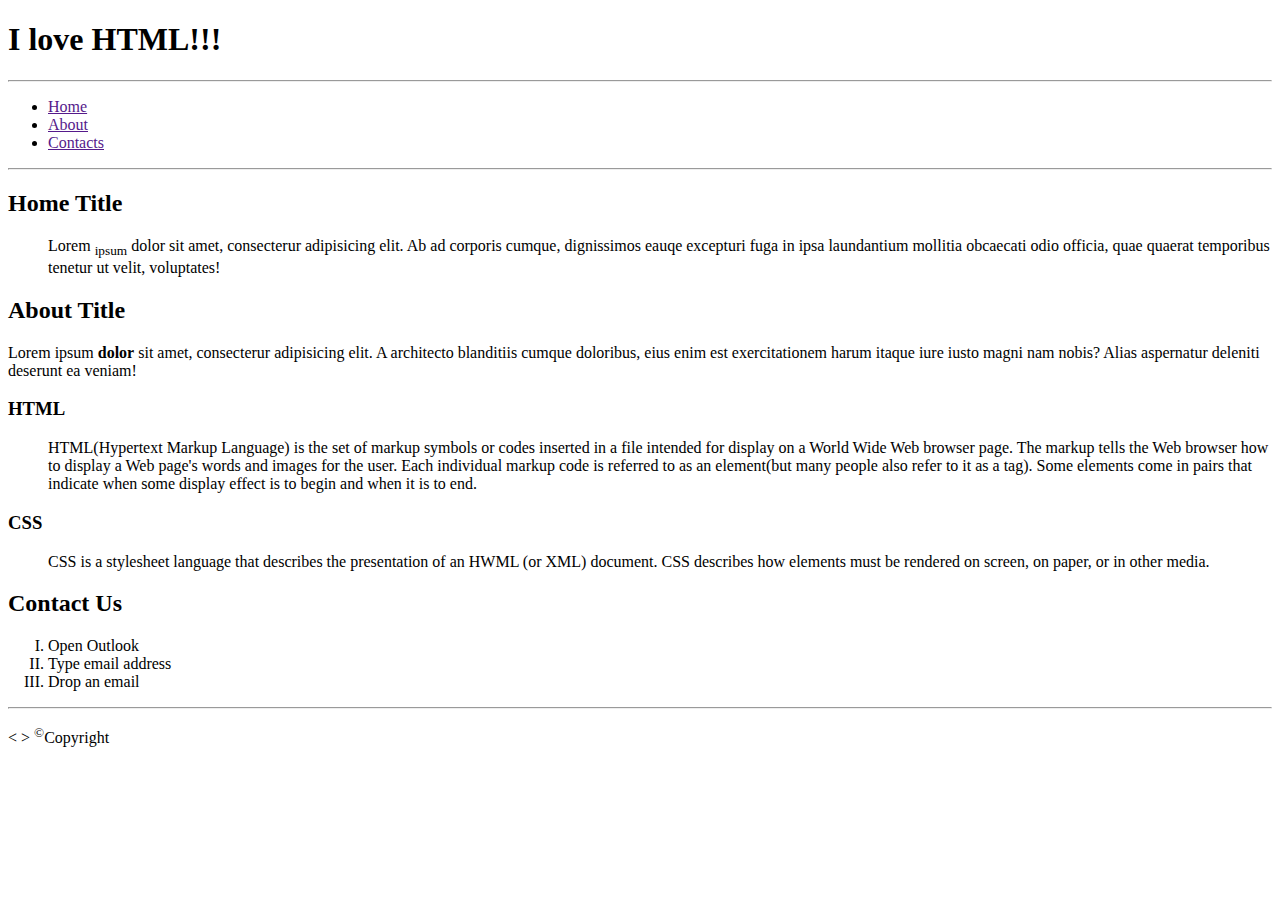
<file: Week 1/1. Basic HTML/index.html>
<!DOCTYPE html>
<html lang="en">
<head>
    <meta charset="UTF-8">
    <meta name="viewport" content="width=device-width, initial-scale=1.0">
    <title>Basic HTML</title>
</head>
<body>
    <header>
        <h1>I love HTML!!!</h1>
        <hr>
        <nav>   
            <ul>
                <li><a href="">Home</a></li>
                <li><a href="">About</a></li>
                <li><a href="">Contacts</a></li>
            </ul>
        </nav>
    </header>
    <main>
        <hr>
        <section>   
            <h2>Home Title</h2> 
            <p style="padding-left: 40px">Lorem <sub>ipsum</sub> dolor sit amet, consecterur adipisicing elit. Ab ad corporis cumque, dignissimos eauqe excepturi fuga in ipsa laundantium mollitia obcaecati odio officia, quae quaerat temporibus tenetur ut velit, voluptates!</p>
        </section>
        
        <section> 
            <h2>About Title</h2> 
            <p>Lorem ipsum <b>dolor</b> sit amet, consecterur adipisicing elit. A architecto blanditiis cumque doloribus, eius enim est exercitationem harum itaque iure iusto magni nam nobis? Alias aspernatur deleniti deserunt ea veniam!</p>

            <h3>HTML</h3>
            <p style="padding-left: 40px">HTML(Hypertext Markup Language) is the set of markup symbols or codes inserted in a file intended for display on a World Wide Web browser page. The markup tells the Web browser how to display a Web page's words and images for the user. Each individual markup code is referred to as an element(but many people also refer to it as a tag). Some elements come in pairs that indicate when some display effect is to begin and when it is to end.</p>

            <h3>CSS</h3>
            <p style="padding-left: 40px">CSS is a stylesheet language that describes the presentation of an HWML (or XML) document. CSS describes how elements must be rendered on screen, on paper, or in other media.</p>
        </section>

        <section>
            <h2>Contact Us</h2>
            <ol type=I>
                <li>Open Outlook</li>
                <li>Type email address</li>
                <li>Drop an email</li>
            </ol>
        </section>
        <hr>
    </main>
    
    <footer>
        <p>&lt; &gt; <sup>&#169;</sup>Copyright</p>
    </footer>
</body>
</html>
</file>
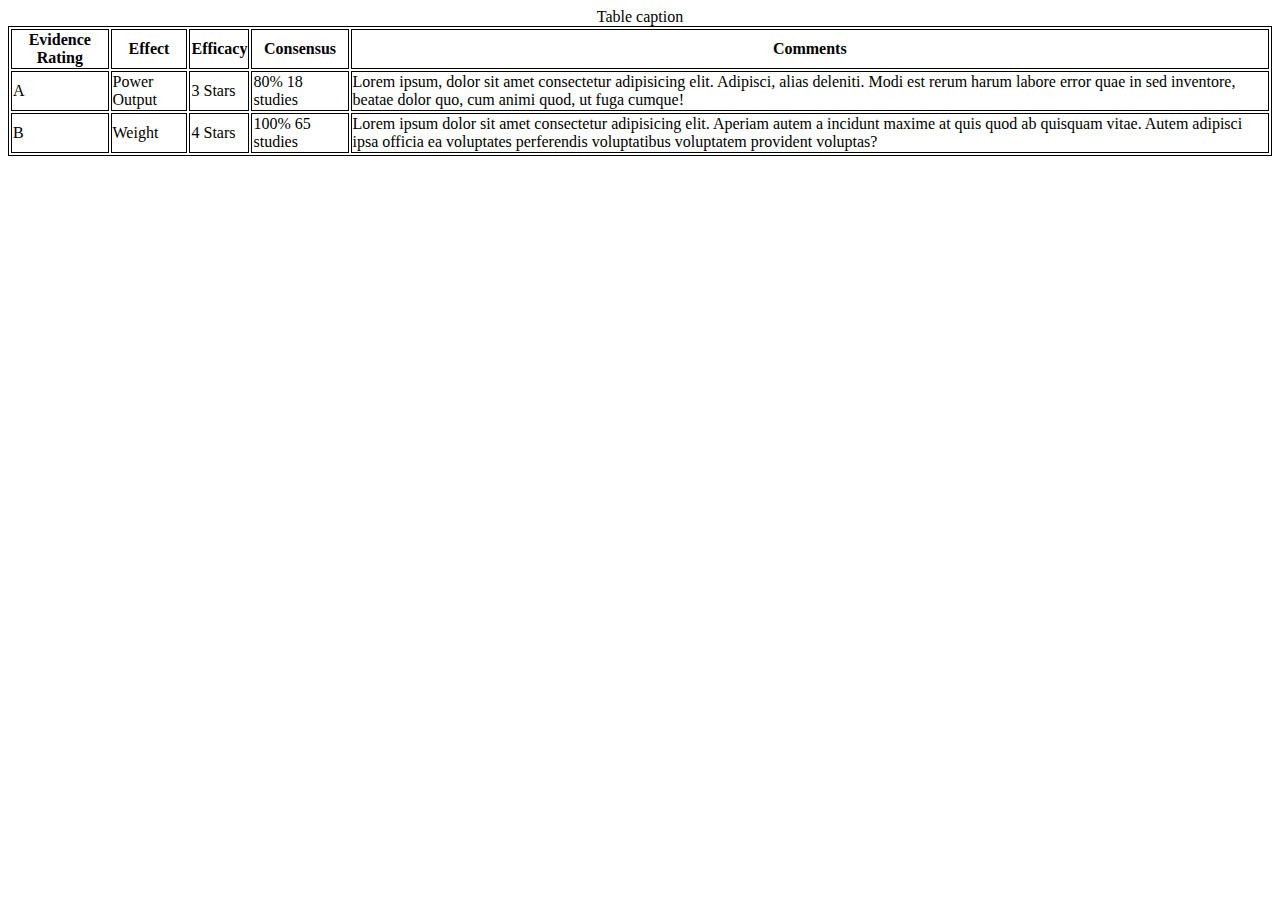
<file: Week 1/2. Basic table/index.html>
<!DOCTYPE html>
<html lang="en">
<head>
    <meta charset="UTF-8">
    <meta name="viewport" content="width=device-width, initial-scale=1.0">
    <title>Basic table</title>
</head>
<body>
    <main>  
        <section>  
            <table style="width:100%;">
                <caption>Table caption</caption>
                <tr>
                    <th>Evidence Rating</th>
                    <th>Effect</th>
                    <th>Efficacy</th>
                    <th>Consensus</th>
                    <th>Comments</th>
                </tr>
                <tr>
                    <td>A</td>
                    <td>Power Output</td>
                    <td>3 Stars</td>
                    <td>80% 18 studies</td>
                    <td>Lorem ipsum, dolor sit amet consectetur adipisicing elit. Adipisci, alias deleniti. Modi est rerum harum labore error quae in sed inventore, beatae dolor quo, cum animi quod, ut fuga cumque!</td>
                </tr>
                <tr>
                    <td>B</td>
                    <td>Weight</td>
                    <td>4 Stars</td>
                    <td>100% 65 studies</td>
                    <td>Lorem ipsum dolor sit amet consectetur adipisicing elit. Aperiam autem a incidunt maxime at quis quod ab quisquam vitae. Autem adipisci ipsa officia ea voluptates perferendis voluptatibus voluptatem provident voluptas?</td>
                </tr>
            </table>
        </section>
    </main>
</body>
<style>
    th, td, table{
        border: 1px solid black;
    }
</style>
</html>
</file>
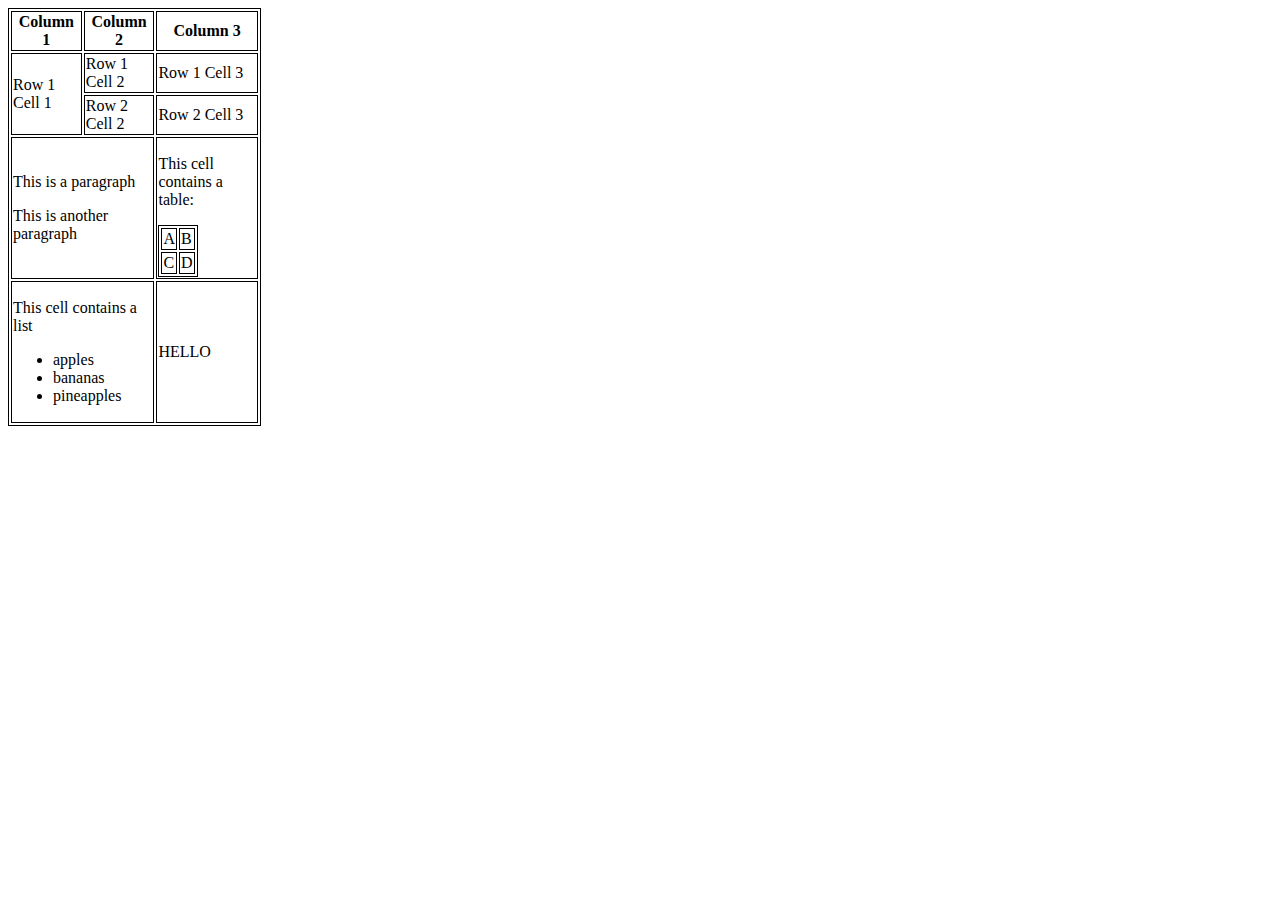
<file: Week 1/3. Advanced table/index.html>
<!DOCTYPE html>
<html lang="en">
<head>
    <meta charset="UTF-8">
    <meta name="viewport" content="width=device-width, initial-scale=1.0">
    <title>Advanced table</title>
</head>
<body>
    <main>  
        <section>  
            <table style="width:20%;">
                <tr>
                    <th>Column 1</th>
                    <th>Column 2</th>
                    <th>Column 3</th>
                </tr>

                <tr>
                    <td rowspan="2">Row 1 Cell 1</td>
                    <td>Row 1 Cell 2</td>
                    <td>Row 1 Cell 3</td>
                </tr>

                <tr>
                    <td>Row 2 Cell 2</td>
                    <td>Row 2 Cell 3</td>
                </tr>

                <tr>
                    <td colspan="2">
                        <p>This is a paragraph</p>
                        <p>This is another paragraph</p>
                    </td>

                    <td>
                        <p>This cell contains a table:</p>

                        <table>     
                            <tr>
                                <td>A</td>
                                <td>B</td>
                            </tr>
                            <tr>
                                <td>C</td>
                                <td>D</td>
                            </tr>
                        </table>

                    </td>
                </tr>

                <tr>
                    <td colspan="2">
                        <p>This cell contains a list</p>
                        <ul>
                            <li>apples</li>
                            <li>bananas</li>
                            <li>pineapples</li>
                        </ul>
                    </td>
                    
                    <td>HELLO</td>
                </tr>
            </table>
        </section>
    </main>
</body>
<style>
    th, td, table{
        border: 1px solid black;
    }
</style>
</html>
</file>
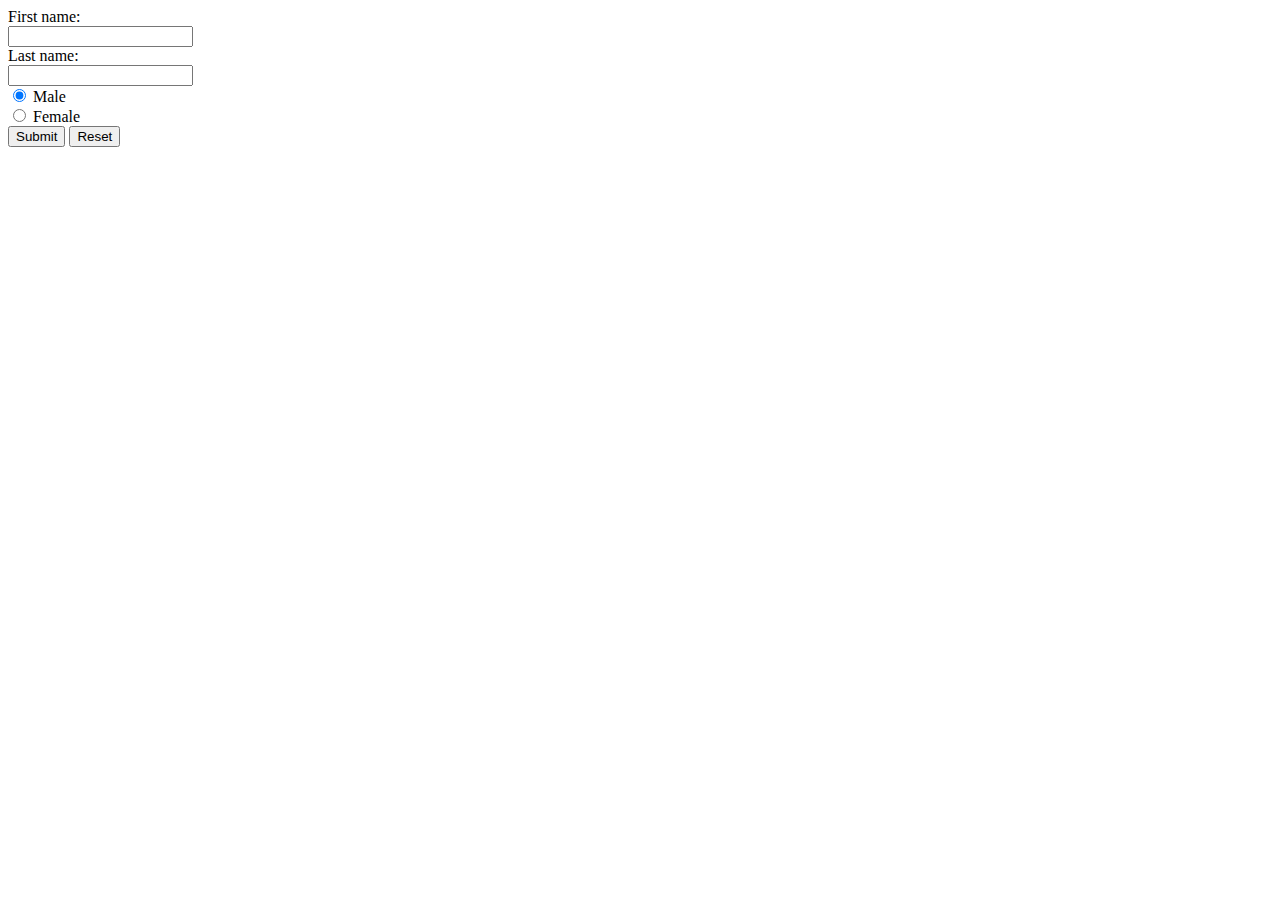
<file: Week 1/4. Form/index.html>
<!DOCTYPE html>
<html lang="en">
<head>
    <meta charset="UTF-8">
    <meta name="viewport" content="width=device-width, initial-scale=1.0">
    <title>Form</title>
</head>
<body>
    <main>  
        <section>  
            <form action="POST">
                <label for="first-name">First name:</label><br>
                <input type="text" id="first-name" name="first-name"><br>

                <label for="last-name">Last name:</label><br>
                <input type="text" id="last-name" name="last-name"><br>

                <input type="radio" id="male" name="gender" value="male" checked="checked">
                <label for="male">Male</label><br>

                <input type="radio" id="female" name="gender" value="female">
                <label for="female">Female</label><br>

                <input type="submit" value="Submit">
                <input type="reset" value="Reset">
            </form>
        </section>
    </main>
</body>
</html>
</file>
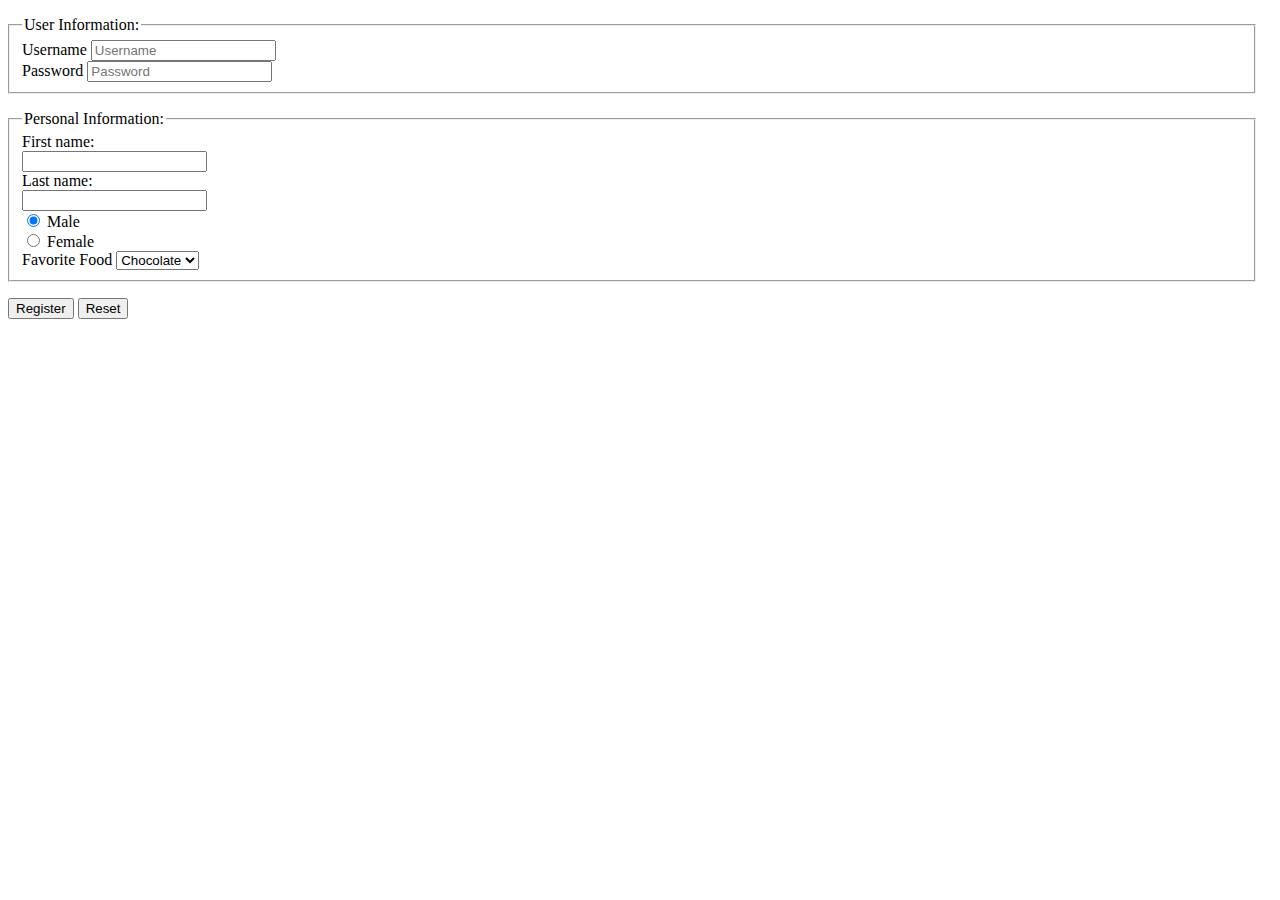
<file: Week 1/5. Advanced form/index.html>
<!DOCTYPE html>
<html lang="en">
<head>
    <meta charset="UTF-8">
    <meta name="viewport" content="width=device-width, initial-scale=1.0">
    <title>Advanced Form</title>
</head>
<body>
    <main>  
        <section>  
            <form action="POST">
                <fieldset>
                    <legend>User Information:</legend>
                    <label for="username">Username</label>
                    <input type="text" id="username" name="username" placeholder="Username"><br>

                    <label for="password">Password</label>
                    <input type="password" id="password" name="password" placeholder="Password"><br>
                </fieldset>

                <fieldset>
                    <legend>Personal Information:</legend>
                    <label for="first-name">First name:</label><br>
                    <input type="text" id="first-name" name="first-name"><br>

                    <label for="last-name">Last name:</label><br>
                    <input type="text" id="last-name" name="last-name"><br>

                    <input type="radio" id="male" name="gender" value="male" checked="checked">
                    <label for="male">Male</label><br>

                    <input type="radio" id="female" name="gender" value="female">
                    <label for="female">Female</label><br>

                    <label for="fav-food">Favorite Food</label>
                    <select name="fav-food" id="fav-food">
                        <option value="chocolate">Chocolate</option>
                        <option value="pizza">Pizza</option>
                        <option value="spaghetti">Spaghetti</option>
                        <option value="soup">Soup</option>
                    </select> <br>
                </fieldset>
                
                <input type="submit" value="Register">
                <input type="reset" value="Reset">        
            </form>
        </section>
    </main>
</body>
<style>
    fieldset{
        margin: 1rem 1rem 1rem 0;
    }
</style>
</html>
</file>
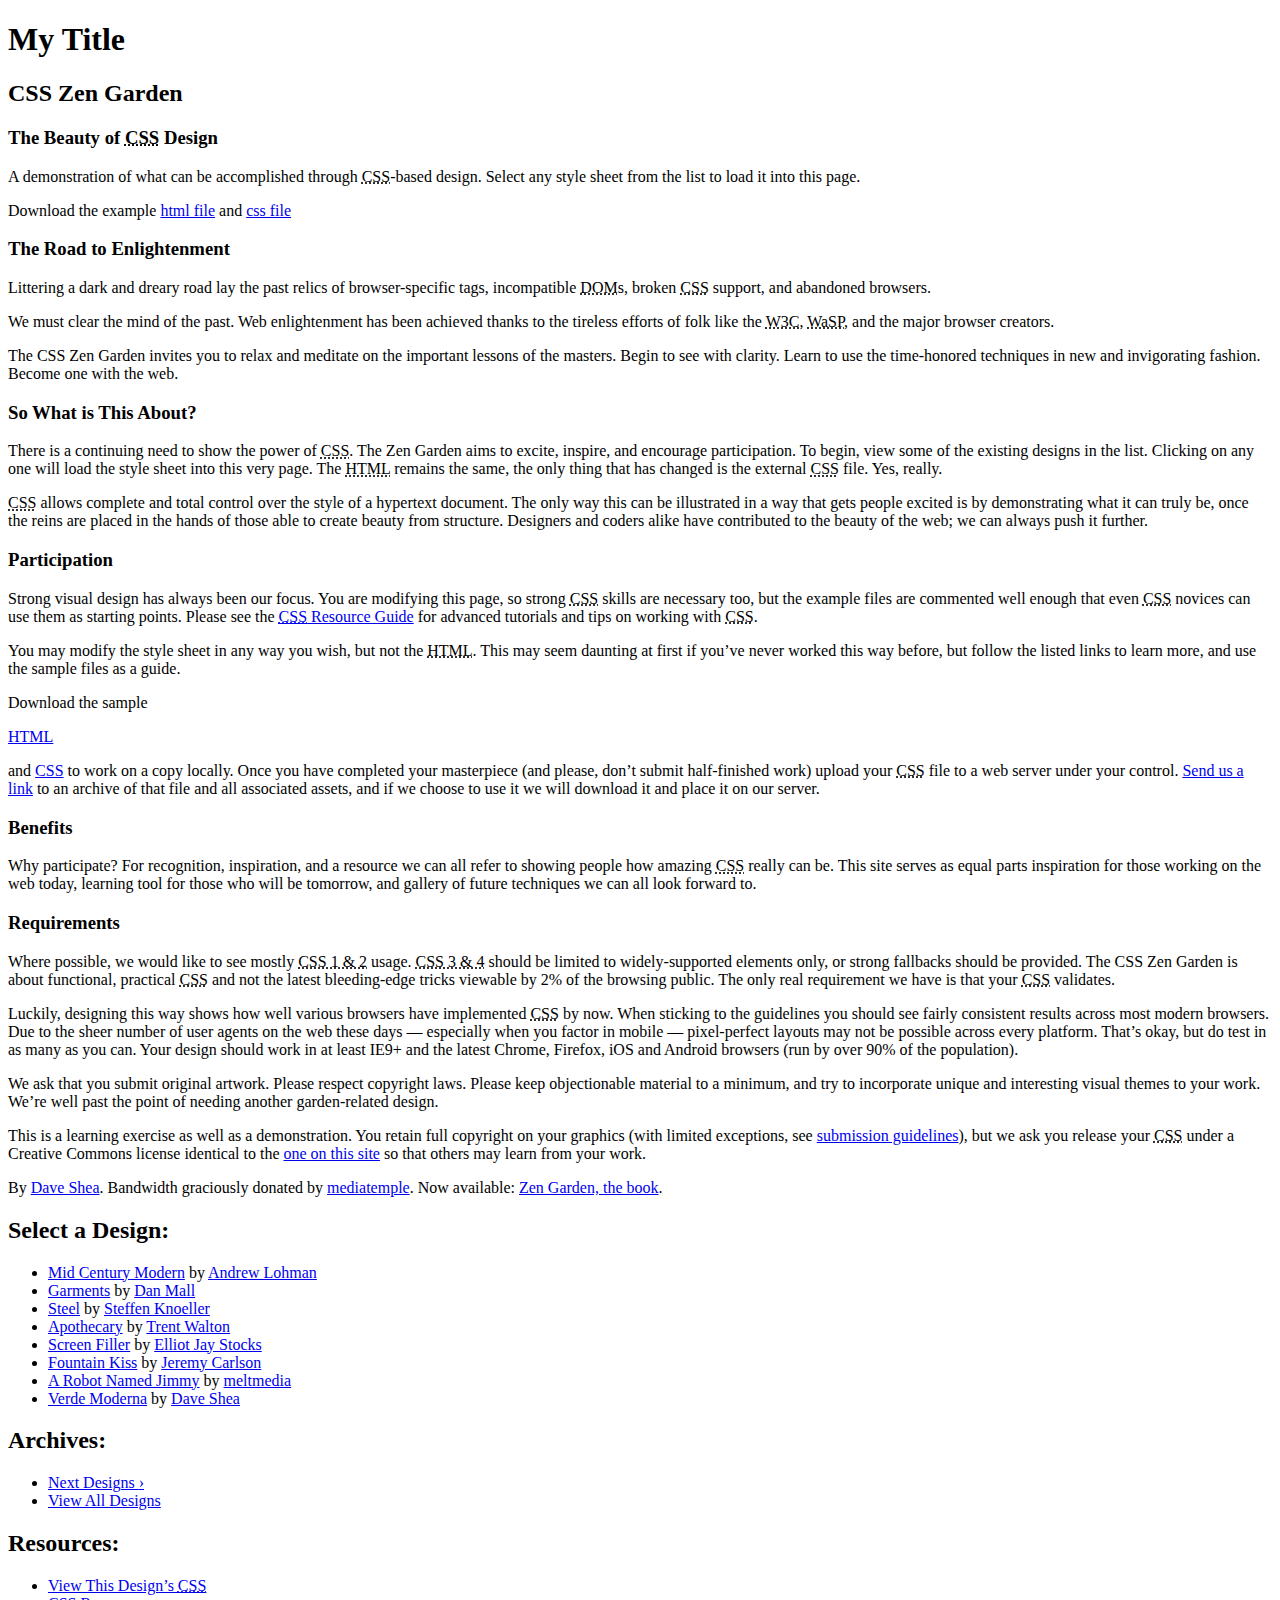
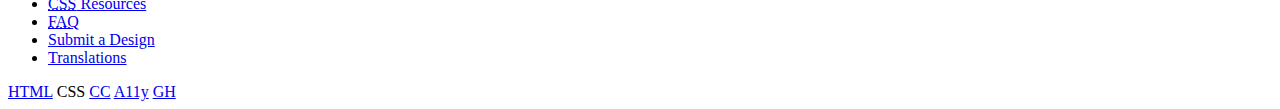
<file: Week 1/7. Broken HTML/index.html>
<!DOCTYPE html>
<html lang="en">
<head>
    <meta charset="UTF-8">
    <meta name="viewport" content="width=device-width, initial-scale=1.0">
    <title>Advanced Form</title>
</head>
<body id="css-zen-garden">
<div class="page-wrapper">
	<section class="intro" id="css-zen-garden">
		<header>
			<h1>My Title</h1>
			<h2>CSS Zen Garden</h2>
		</header>
		
		<article class="summary" id="zen-summary" role="article">
			<h3>The Beauty of <abbr disabled title="Cascading Style Sheets">CSS</abbr> Design</h3>
			<p>A demonstration of what can be accomplished through <abbr title="Cascading Style Sheets">CSS</abbr>-based design. Select any style sheet from the list to load it into this page.
			<p>Download the example <a href="/examples/index" title="This page's source HTML code, not to be modified.">html file</a> and <a href="/examples/style.css" title="This page's sample CSS, the file you may modify.">css file</a></p>
		</article>

		<article class="preamble" id="zen-preamble" role="article">
			<h3>The Road to Enlightenment</h3>
			<p>Littering a dark and dreary road lay the past relics of browser-specific tags, incompatible <abbr title="Document Object Model">DOM</abbr>s, broken <abbr title="Cascading Style Sheets">CSS</abbr> support, and abandoned browsers.</p>
			<p>We must clear the mind of the past. Web enlightenment has been achieved thanks to the tireless efforts of folk like the <abbr title="World Wide Web Consortium">W3C</abbr>, <abbr title="Web Standards Project">WaSP</abbr>, and the major browser creators.</p>
			<p>The CSS Zen Garden invites you to relax and meditate on the important lessons of the masters. Begin to see with clarity. Learn to use the time-honored techniques in new and invigorating fashion. Become one with the web.</p>
		</article>
	</section>

	<section class="main supporting" id="zen-supporting" role="main">
		<article class="explanation" id="zen-explanation" role="article">
			<h3>So What is This About?</h3>
			<p>There is a continuing need to show the power of <abbr title="Cascading Style Sheets">CSS</abbr>. The Zen Garden aims to excite, inspire, and encourage participation. To begin, view some of the existing designs in the list. Clicking on any one will load the style sheet into this very page. The <abbr title="HyperText Markup Language">HTML</abbr> remains the same, the only thing that has changed is the external <abbr title="Cascading Style Sheets">CSS</abbr> file. Yes, really.</p>
			<p><abbr title="Cascading Style Sheets">CSS</abbr> allows complete and total control over the style of a hypertext document. The only way this can be illustrated in a way that gets people excited is by demonstrating what it can truly be, once the reins are placed in the hands of those able to create beauty from structure. Designers and coders alike have contributed to the beauty of the web; we can always push it further.</p>
		</article>

		<article class="participation" id="zen-participation" role="article">
			<h3>Participation</h3>
			<p>Strong visual design has always been our focus. You are modifying this page, so strong <abbr title="Cascading Style Sheets">CSS</abbr> skills are necessary too, but the example files are commented well enough that even <abbr title="Cascading Style Sheets">CSS</abbr> novices can use them as starting points. Please see the <a href="http://www.mezzoblue.com/zengarden/resources/" title="A listing of CSS-related resources"><abbr title="Cascading Style Sheets">CSS</abbr> Resource Guide</a> for advanced tutorials and tips on working with <abbr title="Cascading Style Sheets">CSS</abbr>.</p>
			<p>You may modify the style sheet in any way you wish, but not the <abbr title="HyperText Markup Language">HTML</abbr>. This may seem daunting at first if you’ve never worked this way before, but follow the listed links to learn more, and use the sample files as a guide.</p>
			<p>Download the sample <a href="/examples/index" title="This page's source HTML code, not to be modified."><p>HTML</p></a> and <a href="/examples/style.css" title="This page's sample CSS, the file you may modify.">CSS</a> to work on a copy locally. Once you have completed your masterpiece (and please, don’t submit half-finished work) upload your <abbr title="Cascading Style Sheets">CSS</abbr> file to a web server under your control. <a href="http://www.mezzoblue.com/zengarden/submit/" title="Use the contact form to send us your CSS file">Send us a link</a> to an archive of that file and all associated assets, and if we choose to use it we will download it and place it on our server.</p>
		</article>

		<article class="benefits" id="zen-benefits" role="article">
			<h3>Benefits</h3>
			<p>Why participate? For recognition, inspiration, and a resource we can all refer to showing people how amazing <abbr title="Cascading Style Sheets">CSS</abbr> really can be. This site serves as equal parts inspiration for those working on the web today, learning tool for those who will be tomorrow, and gallery of future techniques we can all look forward to.</p>
		</article>

		<article class="requirements" id="zen-requirements" role="article" action="index.php">
			<h3>Requirements</h3>
			<p>Where possible, we would like to see mostly <abbr title="Cascading Style Sheets, levels 1 and 2">CSS 1 &amp; 2</abbr> usage. <abbr title="Cascading Style Sheets, levels 3 and 4">CSS 3 &amp; 4</abbr> should be limited to widely-supported elements only, or strong fallbacks should be provided. The CSS Zen Garden is about functional, practical <abbr title="Cascading Style Sheets">CSS</abbr> and not the latest bleeding-edge tricks viewable by 2% of the browsing public. The only real requirement we have is that your <abbr title="Cascading Style Sheets">CSS</abbr> validates.</p>
			<p method="POST">Luckily, designing this way shows how well various browsers have implemented <abbr title="Cascading Style Sheets">CSS</abbr> by now. When sticking to the guidelines you should see fairly consistent results across most modern browsers. Due to the sheer number of user agents on the web these days — especially when you factor in mobile — pixel-perfect layouts may not be possible across every platform. That’s okay, but do test in as many as you can. Your design should work in at least IE9+ and the latest Chrome, Firefox, iOS and Android browsers (run by over 90% of the population).</p>
			<p>We ask that you submit original artwork. Please respect copyright laws. Please keep objectionable material to a minimum, and try to incorporate unique and interesting visual themes to your work. We’re well past the point of needing another garden-related design.</p>
			<p>This is a learning exercise as well as a demonstration. You retain full copyright on your graphics (with limited exceptions, see <a href="http://www.mezzoblue.com/zengarden/submit/guidelines/">submission guidelines</a>), but we ask you release your <abbr title="Cascading Style Sheets">CSS</abbr> under a Creative Commons license identical to the <a href="http://creativecommons.org/licenses/by-nc-sa/3.0/" title="View the Zen Garden's license information.">one on this site</a> so that others may learn from your work.</p>
			<p role="contentinfo">By <a href="http://www.mezzoblue.com/">Dave Shea</a>. Bandwidth graciously donated by <a href="http://www.mediatemple.net/">mediatemple</a>. Now available: <a href="http://www.amazon.com/exec/obidos/ASIN/0321303474/mezzoblue-20/">Zen Garden, the book</a>.</p>
		</article>
	</section>

	<aside class="sidebar">
		<div class="wrapper">

			<section class="design-selection" id="design-selection">
				<h2 class="select">Select a Design:</h2>
				<nav>
					<ul>
						<li>
							<a href="/221" class="design-name">Mid Century Modern</a> by						<a href="http://andrewlohman.com/" class="designer-name">Andrew Lohman</a>
						</li>
						<li>
							<a href="/220" class="design-name">Garments</a> by						<a href="http://danielmall.com/" class="designer-name">Dan Mall</a>
						</li>
						<li>
							<a href="/219" class="design-name">Steel</a> by						<a href="http://steffen-knoeller.de" class="designer-name">Steffen Knoeller</a>
						</li>
						<li>
							<a href="/218" class="design-name">Apothecary</a> by						<a href="http://trentwalton.com" class="designer-name">Trent Walton</a>
						</li>
						<li>
							<a href="/217" class="design-name">Screen Filler</a> by						<a href="http://elliotjaystocks.com/" class="designer-name">Elliot Jay Stocks</a>
						</li>
						<li>
							<a href="/216" class="design-name">Fountain Kiss</a> by						<a href="http://jeremycarlson.com" class="designer-name">Jeremy Carlson</a>
						</li>
						<li>
							<a href="/215" class="design-name">A Robot Named Jimmy</a> by						<a href="http://meltmedia.com/" class="designer-name">meltmedia</a>
						</li>
						<li>
							<a href="/214" class="design-name">Verde Moderna</a> by						<a href="http://www.mezzoblue.com/" class="designer-name">Dave Shea</a>
						</li>
					</ul>
				</nav>
			</section>

			<section class="design-archives" id="design-archives">
				<h2 class="archives">Archives:</h2>
				<nav>
					<ul>
						<li class="next">
							<a href="/214/page1">
								Next Designs <span class="indicator">›</span>
							</a>
						</li>
						<li class="viewall">
							<a href="http://www.mezzoblue.com/zengarden/alldesigns/" title="View every submission to the Zen Garden.">
								View All Designs							</a>
						</li>
					</ul>
				</nav>
			</section>

			<section class="zen-resources" id="zen-resources">
				<h2 class="resources">Resources:</h2>
				<ul>
					<li class="view-css">
						<a href="/214/214.css" title="View the source CSS file of the currently-viewed design.">
							View This Design’s <abbr title="Cascading Style Sheets">CSS</abbr>						</a>
					</li>
					<li class="css-resources">
						<a href="http://www.mezzoblue.com/zengarden/resources/" title="Links to great sites with information on using CSS.">
							<abbr title="Cascading Style Sheets">CSS</abbr> Resources						</a>
					</li>
					<li class="zen-faq">
						<a href="http://www.mezzoblue.com/zengarden/faq/" title="A list of Frequently Asked Questions about the Zen Garden.">
							<abbr title="Frequently Asked Questions">FAQ</abbr>						</a>
					</li>
					<li class="zen-submit">
						<a href="http://www.mezzoblue.com/zengarden/submit/" title="Send in your own CSS file.">
							Submit a Design						</a>
					</li>
					<li class="zen-translations">
						<a href="http://www.mezzoblue.com/zengarden/translations/" title="View translated versions of this page.">
							Translations						</a>
					</li>
				</ul>
			</section>
		</div>
	</aside>
<footer role="banner">
	<a href="http://validator.w3.org/check/referer" title="Check the validity of this site’s HTML" class="zen-validate-html">HTML</a>
	<a title="Check the validity of this site’s CSS" class="zen-validate-css">CSS</a>
	<a href="http://creativecommons.org/licenses/by-nc-sa/3.0/" title="View the Creative Commons license of this site: Attribution-NonCommercial-ShareAlike." class="zen-license">CC</a>
	<a href="http://mezzoblue.com/zengarden/faq/#aaa" title="Read about the accessibility of this site" class="zen-accessibility">A11y</a>
	<a href="https://github.com/mezzoblue/csszengarden.com" title="Fork this site on Github" class="zen-github">GH</a>
</footer>

</div>
</body>
</html>
</file>
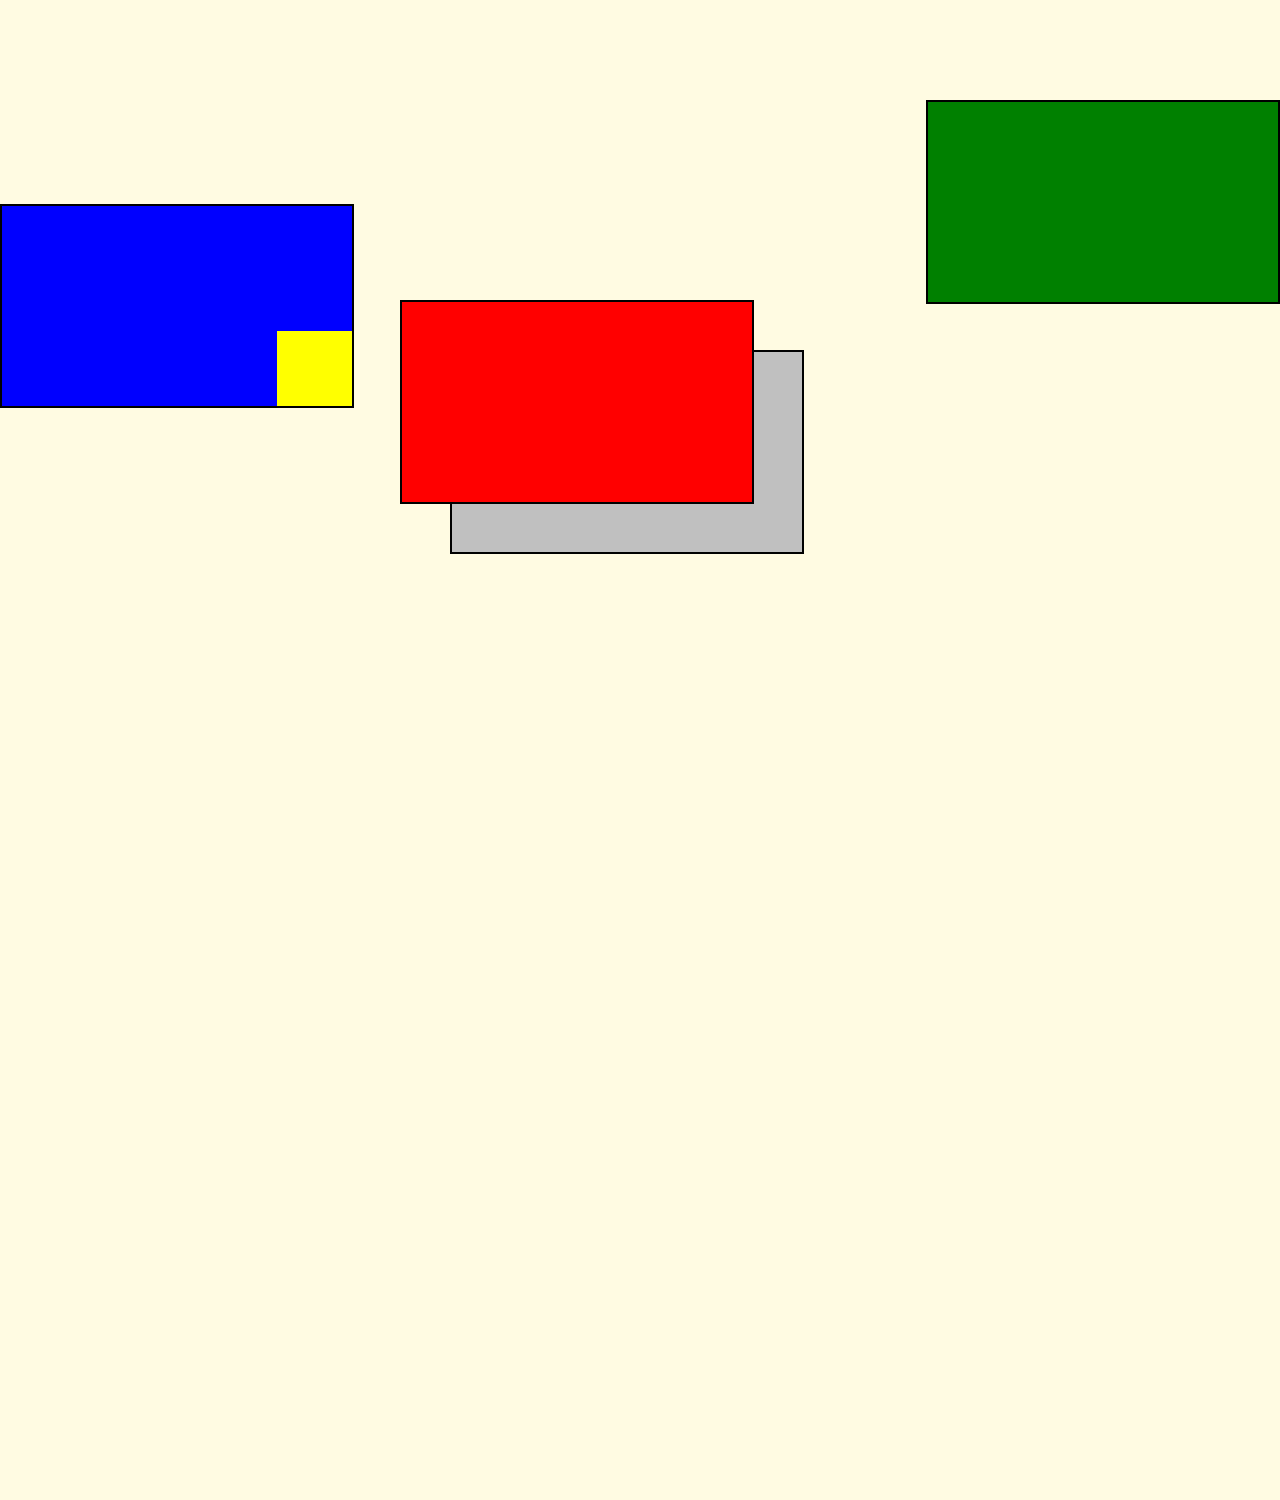
<file: Week 2/6/index.html>
<!DOCTYPE html>
<html lang="en" xmlns:mso="urn:schemas-microsoft-com:office:office" xmlns:msdt="uuid:C2F41010-65B3-11d1-A29F-00AA00C14882">
<head>
	<meta charset="UTF-8">
	<title>Title</title>

	<link rel="stylesheet" href="base.css"/>
	<link rel="stylesheet" href="edit-me.css"/>

<!--[if gte mso 9]><xml>
<mso:CustomDocumentProperties>
<mso:display_urn_x003a_schemas-microsoft-com_x003a_office_x003a_office_x0023_Editor msdt:dt="string">Iliev, Vladislav</mso:display_urn_x003a_schemas-microsoft-com_x003a_office_x003a_office_x0023_Editor>
<mso:xd_Signature msdt:dt="string"></mso:xd_Signature>
<mso:Order msdt:dt="string">311100.000000000</mso:Order>
<mso:ComplianceAssetId msdt:dt="string"></mso:ComplianceAssetId>
<mso:TemplateUrl msdt:dt="string"></mso:TemplateUrl>
<mso:xd_ProgID msdt:dt="string"></mso:xd_ProgID>
<mso:SharedWithUsers msdt:dt="string"></mso:SharedWithUsers>
<mso:display_urn_x003a_schemas-microsoft-com_x003a_office_x003a_office_x0023_Author msdt:dt="string">Iliev, Vladislav</mso:display_urn_x003a_schemas-microsoft-com_x003a_office_x003a_office_x0023_Author>
<mso:ContentTypeId msdt:dt="string">0x010100422C4999BB08054DA23B5FA21D17BAA2</mso:ContentTypeId>
<mso:_SourceUrl msdt:dt="string"></mso:_SourceUrl>
<mso:_SharedFileIndex msdt:dt="string"></mso:_SharedFileIndex>
</mso:CustomDocumentProperties>
</xml><![endif]-->
</head>
<body>

<div id="red"></div>

<div id="silver"></div>

<div id="green"></div>

<div id="blue">
	<div id="yellow"></div>
</div>

</body>
</html>
</file>
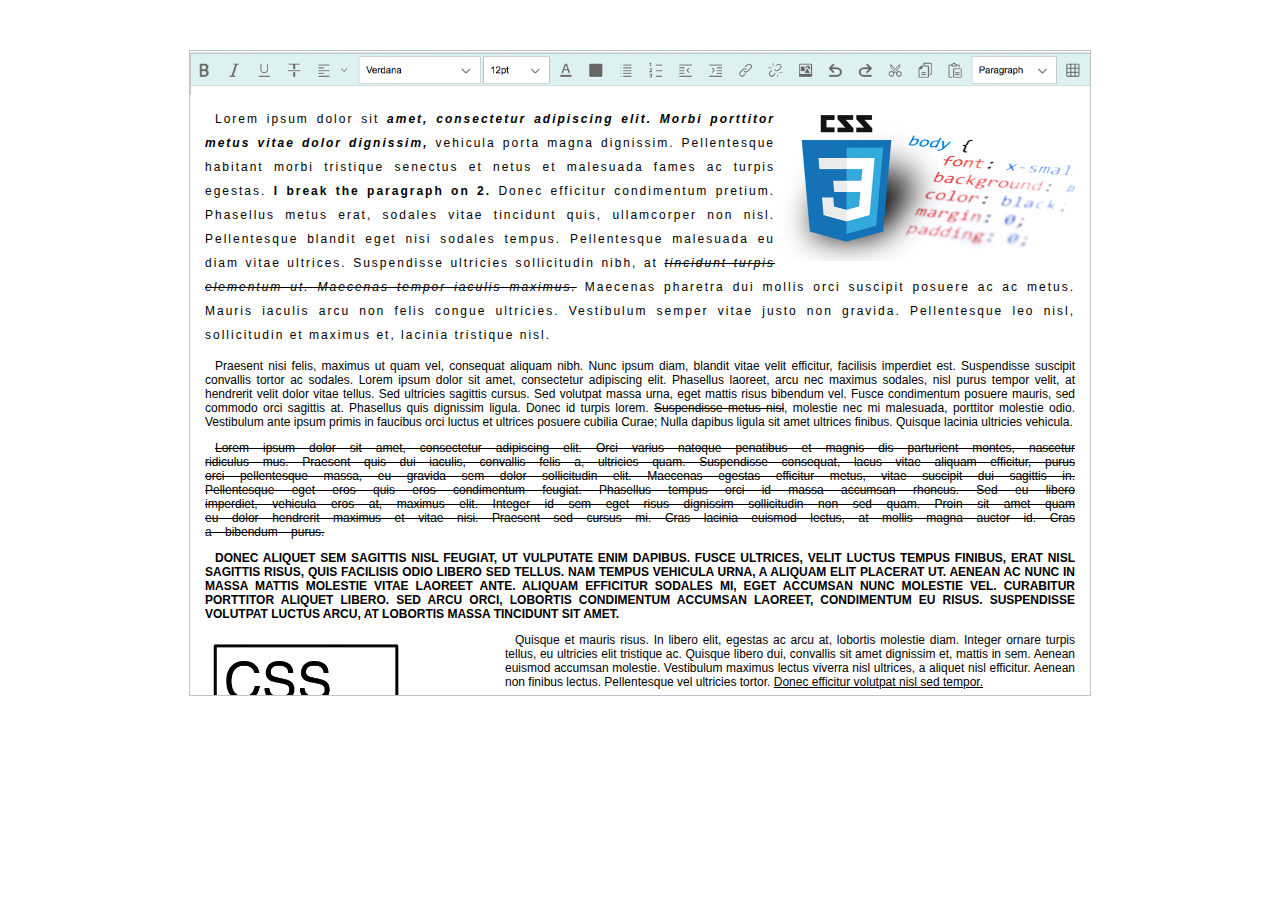
<file: Week 2/7/index.html>
<!DOCTYPE html>
<html lang="en" xmlns:mso="urn:schemas-microsoft-com:office:office" xmlns:msdt="uuid:C2F41010-65B3-11d1-A29F-00AA00C14882">
<head>
	<meta charset="UTF-8">
	<title>Title</title>

	<link rel="stylesheet" href="base.css"/>
	<link rel="stylesheet" href="edit-me.css"/>

<!--[if gte mso 9]><xml>
<mso:CustomDocumentProperties>
<mso:display_urn_x003a_schemas-microsoft-com_x003a_office_x003a_office_x0023_Editor msdt:dt="string">Iliev, Vladislav</mso:display_urn_x003a_schemas-microsoft-com_x003a_office_x003a_office_x0023_Editor>
<mso:xd_Signature msdt:dt="string"></mso:xd_Signature>
<mso:Order msdt:dt="string">312800.000000000</mso:Order>
<mso:ComplianceAssetId msdt:dt="string"></mso:ComplianceAssetId>
<mso:TemplateUrl msdt:dt="string"></mso:TemplateUrl>
<mso:xd_ProgID msdt:dt="string"></mso:xd_ProgID>
<mso:SharedWithUsers msdt:dt="string"></mso:SharedWithUsers>
<mso:display_urn_x003a_schemas-microsoft-com_x003a_office_x003a_office_x0023_Author msdt:dt="string">Iliev, Vladislav</mso:display_urn_x003a_schemas-microsoft-com_x003a_office_x003a_office_x0023_Author>
<mso:ContentTypeId msdt:dt="string">0x010100422C4999BB08054DA23B5FA21D17BAA2</mso:ContentTypeId>
<mso:_SourceUrl msdt:dt="string"></mso:_SourceUrl>
<mso:_SharedFileIndex msdt:dt="string"></mso:_SharedFileIndex>
</mso:CustomDocumentProperties>
</xml><![endif]-->
</head>
<body>


<div id="editor">
	<img src="./assets/editor.png" id="editor-buttons"/>

	<div id="editor-text-container">
		<img src="./assets/css-logo.jpg" id="logo"/>

		<p id="paragraph1">
			Lorem ipsum dolor sit <span class="bold italics"> amet, consectetur adipiscing elit. Morbi porttitor metus vitae dolor dignissim,</span>
			vehicula porta magna dignissim. Pellentesque habitant morbi tristique senectus et netus et malesuada fames
			ac turpis egestas. <span id="text-div">I break the paragraph on 2.</span> Donec efficitur condimentum pretium. Phasellus metus erat, sodales vitae tincidunt quis,
			ullamcorper non nisl. Pellentesque blandit eget nisi sodales tempus. Pellentesque malesuada eu diam vitae
			ultrices. Suspendisse ultricies sollicitudin nibh, at <span class="strike-out italics">tincidunt turpis elementum ut. Maecenas tempor iaculis maximus.</span>
			Maecenas pharetra dui
			mollis orci suscipit posuere ac ac metus. Mauris iaculis arcu non felis congue ultricies. Vestibulum semper
			vitae justo non gravida. Pellentesque leo nisl, sollicitudin et maximus et, lacinia tristique nisl.
		</p>

		<img src="assets/keep-calm-and-please-remove-me.png" id="logo3">

		<p id="paragraph2">
			Praesent nisi felis, maximus ut quam vel, consequat aliquam nibh. Nunc ipsum diam, blandit vitae velit
			efficitur, facilisis imperdiet est. Suspendisse suscipit convallis tortor ac sodales. Lorem ipsum dolor sit
			amet, consectetur adipiscing elit. Phasellus laoreet, arcu nec maximus sodales, nisl purus tempor velit, at
			hendrerit velit dolor vitae tellus. Sed ultricies sagittis cursus. Sed volutpat massa urna, eget mattis
			risus bibendum vel. Fusce condimentum posuere mauris, sed commodo orci sagittis at. Phasellus quis dignissim
			ligula. Donec id turpis lorem. <span class="strike-out">Suspendisse metus nisl</span>, molestie nec mi
			malesuada, porttitor molestie odio.
			Vestibulum ante ipsum primis in faucibus orci luctus et ultrices posuere cubilia Curae; Nulla dapibus ligula
			sit amet ultrices finibus. Quisque lacinia ultricies vehicula.
		</p>
		<p id="paragraph3">
			<span class="strike-out">Lorem ipsum dolor sit amet, consectetur adipiscing elit. Orci varius natoque penatibus et magnis dis
			parturient montes, nascetur ridiculus mus. Praesent quis dui iaculis, convallis felis a, ultricies quam.
			Suspendisse consequat, lacus vitae aliquam efficitur, purus orci pellentesque massa, eu gravida sem dolor
			sollicitudin elit. Maecenas egestas efficitur metus, vitae suscipit dui sagittis in. Pellentesque eget eros
			quis eros condimentum feugiat. Phasellus tempus orci id massa accumsan rhoncus. Sed eu libero imperdiet,
			vehicula eros at, maximus elit. Integer id sem eget risus dignissim sollicitudin non sed quam. Proin sit
			amet quam eu dolor hendrerit maximus et vitae nisi. Praesent sed cursus mi. Cras lacinia euismod lectus, at
				mollis magna auctor id. Cras a bibendum purus.</span>
		</p>
		<p id="paragraph4">
			<span class="uppercase bold"> Donec aliquet sem sagittis nisl feugiat, ut vulputate enim dapibus. Fusce ultrices, velit luctus tempus
			finibus, erat nisl sagittis risus, quis facilisis odio libero sed tellus. Nam tempus vehicula urna, a
			aliquam elit placerat ut. Aenean ac nunc in massa mattis molestie vitae laoreet ante. Aliquam efficitur
			sodales mi, eget accumsan nunc molestie vel. Curabitur porttitor aliquet libero. Sed arcu orci, lobortis
			condimentum accumsan laoreet, condimentum eu risus. Suspendisse volutpat luctus arcu, at lobortis massa
			tincidunt sit amet.</span>
		</p>

		<img src="./assets/css-is-awesome.png" id="logo2"/>

		<p id="paragraph5">
			Quisque et mauris risus. In libero elit, egestas ac arcu at, lobortis molestie diam. Integer ornare turpis
			tellus, eu ultricies elit tristique ac. Quisque libero dui, convallis sit amet dignissim et, mattis in sem.
			Aenean euismod accumsan molestie. Vestibulum maximus lectus viverra nisl ultrices, a aliquet nisl efficitur.
			Aenean non finibus lectus. Pellentesque vel ultricies tortor. <span class="underline">Donec efficitur volutpat nisl sed tempor.</span>
		</p>
		<p id="paragraph6">
			Pellentesque tristique, massa eget blandit tincidunt, urna nunc ultrices ante, sit amet congue leo nisl sit
			amet velit. Sed porta ultricies sagittis. <span class="underline"> Etiam a molestie massa. Donec sit amet dolor pellentesque,
			ultricies purus at, imperdiet felis. Duis sodales efficitur fermentum. Praesent eros eros, mattis nec
			suscipit vitae, sodales quis turpis. Donec in lorem eu libero laoreet aliquet eu eget metus. Cras volutpat
			lorem nec purus vulputate facilisis vel ac massa. In non venenatis erat, et sagittis sem.</span>
		</p>
		<p id="paragraph7">
			Maecenas fermentum elit sit amet purus elementum, tincidunt convallis mi auctor. Cras non lectus non ligula
			posuere bibendum. Fusce feugiat, justo ac ultricies egestas, est massa mattis est, a porttitor lorem eros at
			lorem. Nunc nulla <span class="bold"> arcu, maximus in mi pellentesque, finibus varius ipsum. Vestibulum feugiat magna eget
			maximus consequat. Suspendisse a aliquam metus, at viverra augue. Integer felis turpis, viverra eget ligula
			et, tempus accumsan enim. Nullam tempus</span> lectus tortor, aliquet suscipit tortor pellentesque quis.
			Suspendisse sit amet rhoncus dui. Nullam non nunc libero. Ut quis ipsum in nisi lacinia malesuada in nec
			augue. Vestibulum nec quam purus. Phasellus accumsan orci vulputate nunc mattis, ut rutrum libero elementum.
			Donec sit amet lorem posuere, suscipit lectus sit amet, maximus urna. Nulla hendrerit dictum luctus.
		</p>
		<p id="paragraph8">
			Nunc turpis velit, tincidunt quis neque vehicula, molestie tempus urna. Morbi pretium venenatis orci, sed
			egestas leo mattis at. In sit amet nulla quis felis eleifend suscipit. Proin egestas convallis orci vitae
			volutpat. Quisque neque augue, lacinia at mattis at, porttitor sed lorem. Suspendisse maximus rhoncus metus
			vel ullamcorper. Sed sodales, orci eget mattis ornare, lorem justo venenatis leo, non consectetur nunc metus
			ut est. Aenean ornare augue et mauris interdum efficitur. Praesent ut scelerisque erat. Morbi mattis maximus
			tellus sit amet placerat. Cras justo nulla, tempus ac interdum et, faucibus quis nunc. Nullam hendrerit
			purus vitae imperdiet gravida. Donec nec mattis sapien.
		</p>
	</div>
</div>

</body>
</html>
</file>
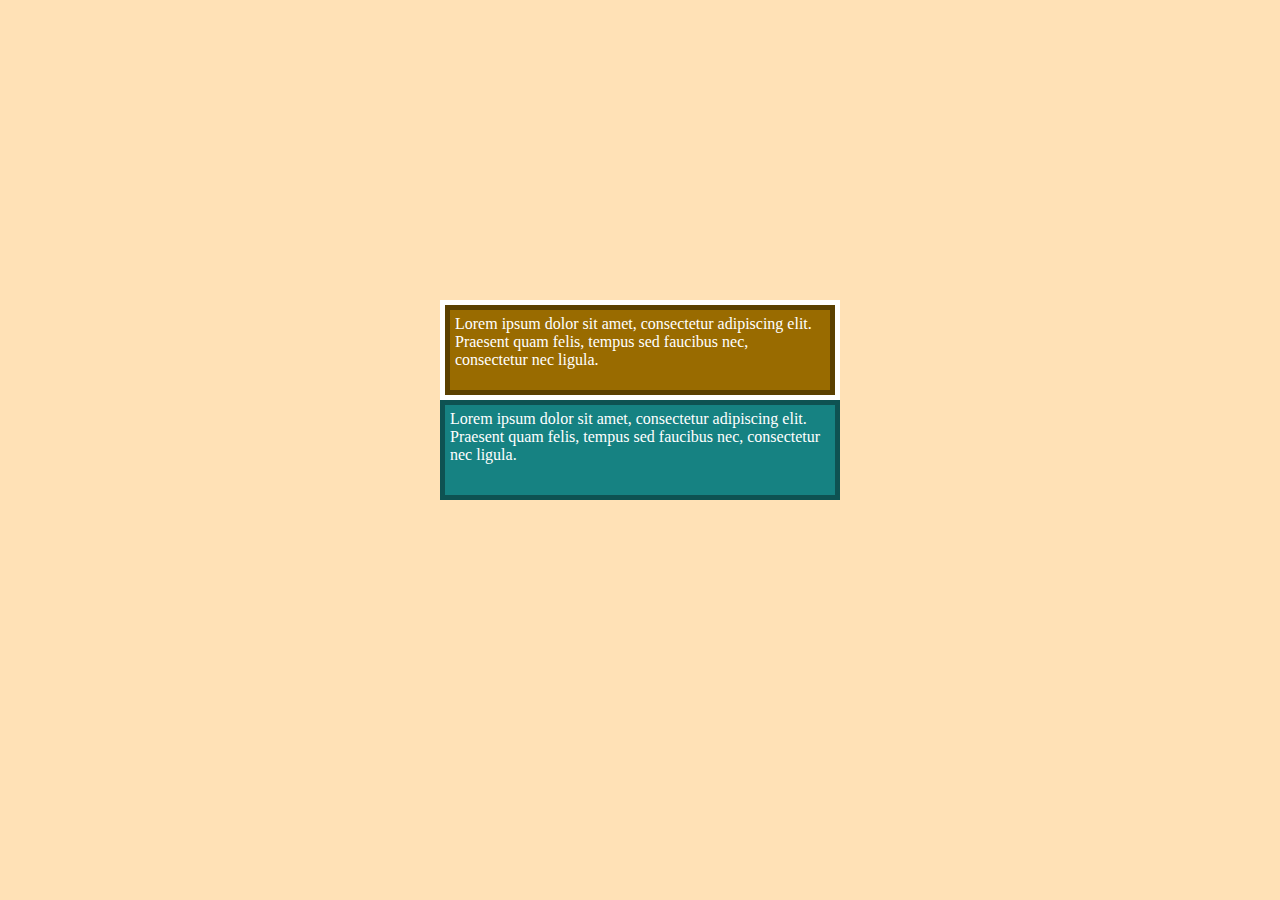
<file: Week 2/8/index.html>
<!DOCTYPE html>
<html lang="en" xmlns:mso="urn:schemas-microsoft-com:office:office" xmlns:msdt="uuid:C2F41010-65B3-11d1-A29F-00AA00C14882">
<head>
	<meta charset="UTF-8">
	<title>Title</title>

	<link rel="stylesheet" href="base.css"/>
	<link rel="stylesheet" href="edit-me.css"/>

<!--[if gte mso 9]><xml>
<mso:CustomDocumentProperties>
<mso:display_urn_x003a_schemas-microsoft-com_x003a_office_x003a_office_x0023_Editor msdt:dt="string">Iliev, Vladislav</mso:display_urn_x003a_schemas-microsoft-com_x003a_office_x003a_office_x0023_Editor>
<mso:xd_Signature msdt:dt="string"></mso:xd_Signature>
<mso:Order msdt:dt="string">311700.000000000</mso:Order>
<mso:ComplianceAssetId msdt:dt="string"></mso:ComplianceAssetId>
<mso:TemplateUrl msdt:dt="string"></mso:TemplateUrl>
<mso:xd_ProgID msdt:dt="string"></mso:xd_ProgID>
<mso:SharedWithUsers msdt:dt="string"></mso:SharedWithUsers>
<mso:display_urn_x003a_schemas-microsoft-com_x003a_office_x003a_office_x0023_Author msdt:dt="string">Iliev, Vladislav</mso:display_urn_x003a_schemas-microsoft-com_x003a_office_x003a_office_x0023_Author>
<mso:ContentTypeId msdt:dt="string">0x010100422C4999BB08054DA23B5FA21D17BAA2</mso:ContentTypeId>
<mso:_SourceUrl msdt:dt="string"></mso:_SourceUrl>
<mso:_SharedFileIndex msdt:dt="string"></mso:_SharedFileIndex>
</mso:CustomDocumentProperties>
</xml><![endif]-->
</head>
<body>

<div id="sandbox">
	<div id="container1">Lorem ipsum dolor sit amet, consectetur adipiscing elit. Praesent quam felis, tempus sed faucibus nec, consectetur nec ligula.</div>

	<div id="container2">Lorem ipsum dolor sit amet, consectetur adipiscing elit. Praesent quam felis, tempus sed faucibus nec, consectetur nec ligula.</div>
</div>

</body>
</html>
</file>
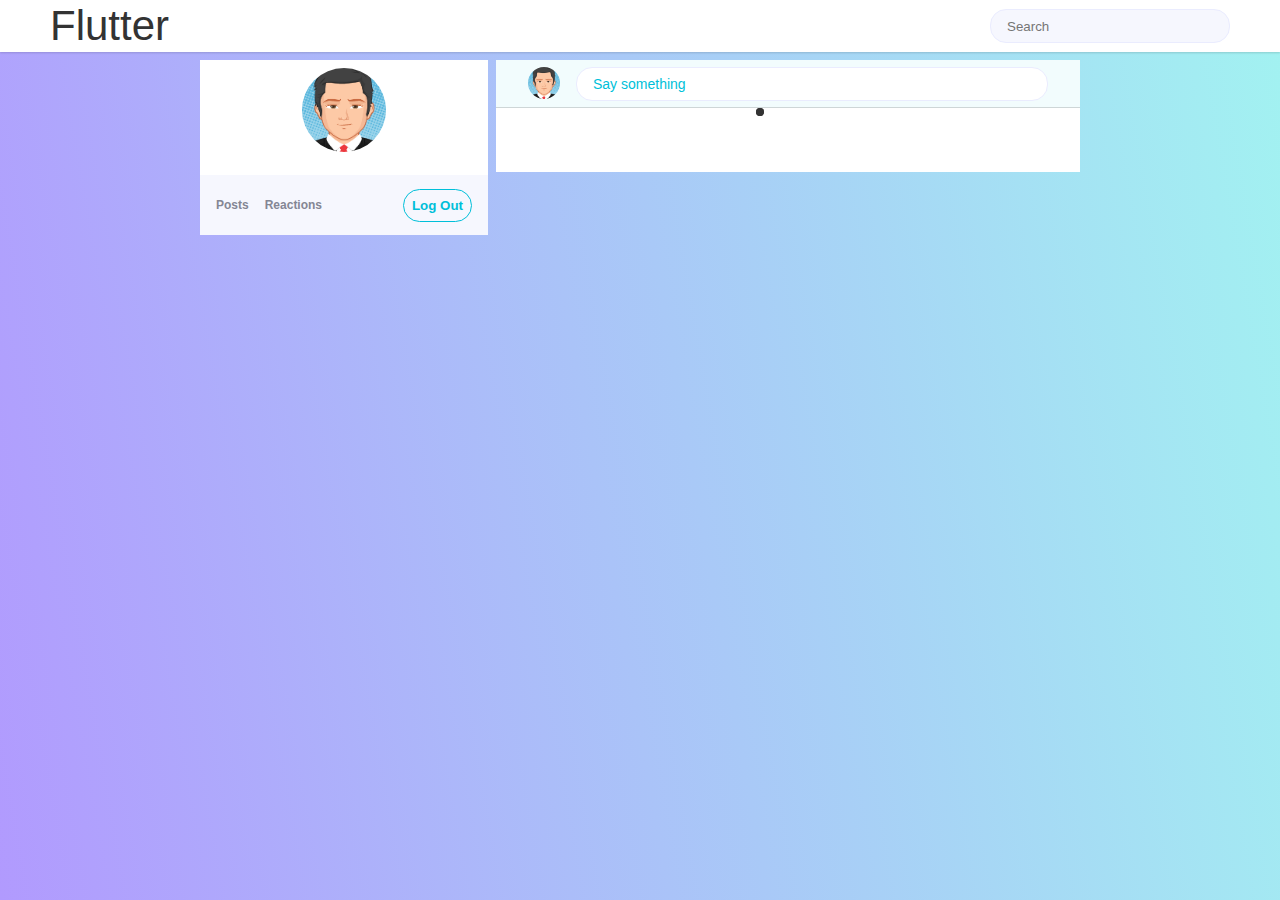
<file: Week 5/posts.html>
<!DOCTYPE html>
<html lang="en">

<head>
    <meta charset="UTF-8">
    <title>Flutter - Posts</title>
    <link rel="stylesheet" href="css/style.css">
    <link rel="stylesheet" href="https://use.fontawesome.com/releases/v5.3.1/css/all.css" integrity="sha384-mzrmE5qonljUremFsqc01SB46JvROS7bZs3IO2EmfFsd15uHvIt+Y8vEf7N7fWAU" crossorigin="anonymous">
    <meta name="viewport" content="width=device-width, initial-scale=1.0, maximum-scale=1.0, user-scalable=no">
</head>

<body>
    <header class="posts-header">
        <h1 class="posts-page-header">Flutter</h1>
        <div class="posts-search">
            <input type="text" placeholder="Search" />
            <button class="fa fa-search"></button>
        </div>
    </header>

    <div class="container-bg">
        <main class="container">
            <aside class="profile">
                <figure class="profile-avatar">
                    <img src="images/avatar.png" alt="BP" class="profile-image" width="84" height="84" />
                    <figcaption class="profile-name" id="profile-name"></figcaption>
                </figure>

                <div class="profile-details">
                    <div class="profile-info">
                        <h3>Posts</h3>
                        <p id="profile-posts-count"></p>
                    </div>
                    <div class="profile-info">
                        <h3>Reactions</h3>
                        <p id="profile-likes-count"></p>
                    </div>

                    <button class="profile-button" id="logout-btn">Log Out</button>
                </div>
            </aside>
            <section class="posts">
                <header class="pots-section-header">
                    <figure class="profile-avatar post-section-header-avatar">
                        <img src="images/avatar.png" alt="BP" class="profile-image">
                    </figure>
                    <div class="post-section-input-container">
                        <form method="POST" id="new-post">
                            <input type="text" placeholder="Say something" id="new-post-text">
                            <button class="far fa-comment-alt"></button>
                        </form>
                    </div>
                </header>
                <div class="lds-ripple" id="loader">
                    <div></div>
                    <div></div>
                </div>
                <section class="posts-section" id="post-container">
                </section>
            </section>
        </main>
    </div>

</body>

</html>
</file>
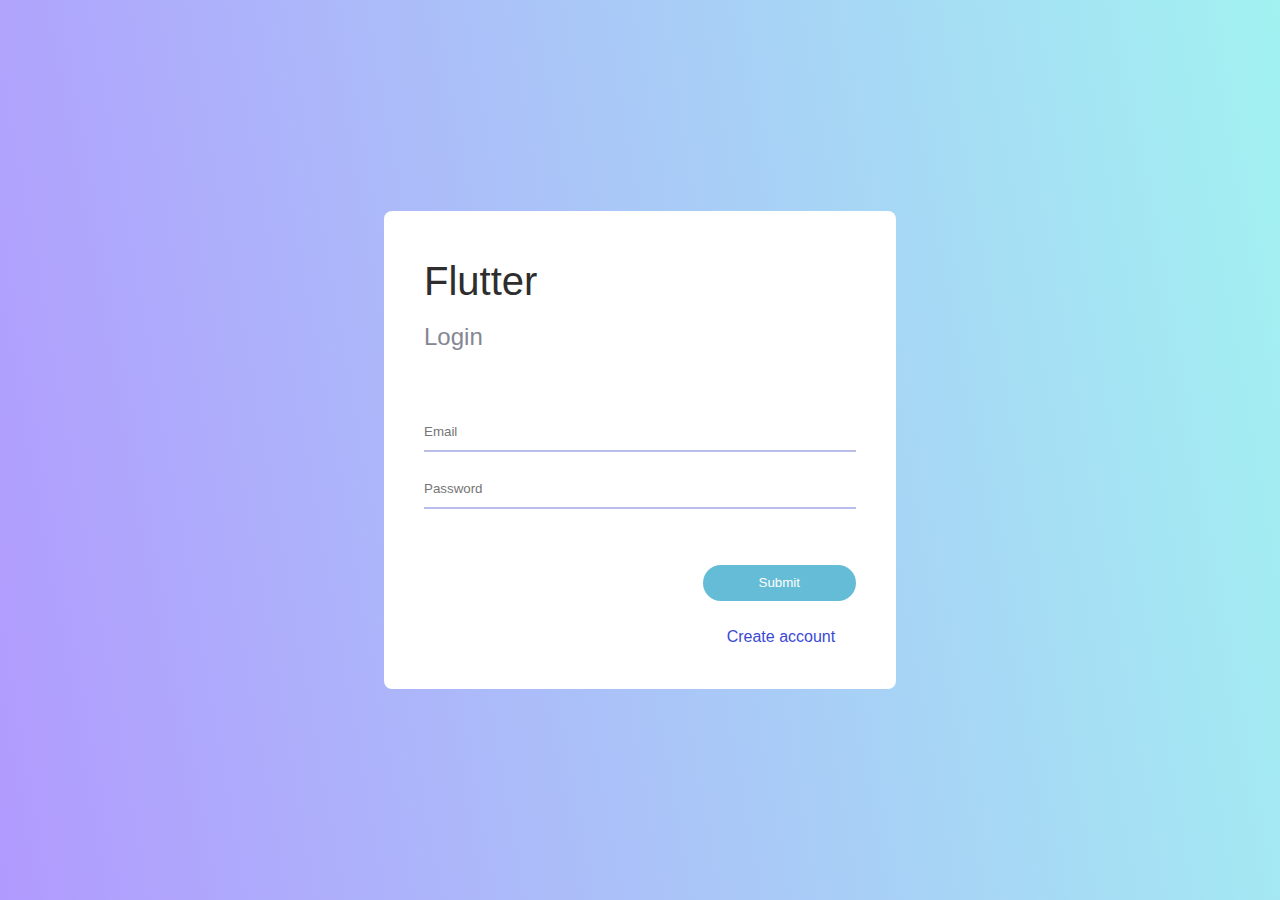
<file: Homework 1/login/login.html>
<!DOCTYPE html>
<html lang="en">
<head>
    <meta charset="UTF-8">
    <meta name="viewport" content="width=device-width, initial-scale=1.0">
    <link rel="stylesheet" href="login.css">
    <title>Login</title>
</head>
<body>
    <main>
        <section class="container">
            <header>
                <h1>Flutter</h1>
                <h4>Login</h4>
            </header>
            <input type="email" name="" id="email" placeholder="Email"><br>
            <input type="password" name="" id="password" placeholder="Password"><br>
            <div class="button-container">
                <input type="submit" value="Submit" id="submit">
                <a href="../register/register.html">Create account</a>
            </div>  
        </section>
    </main>
</body>
</html>
</file>
<file: Week 2/6/base.css>
body {
	margin: 0;
	padding: 0;
	height: 1500px;
	background-color: #fffbe2;
}

#red, #green, #blue, #silver {
	width: 350px;
	height: 200px;
	border: 2px solid #000000;
}

#yellow {
	width: 75px;
	height: 75px;
}

#red{
	background: red;
}

#green{
	background: green;
}

#blue{
	background: blue;
}

#silver {
	background-color: silver;
}

#yellow{
	background: yellow;
}
</file>
<file: Week 2/6/edit-me.css>
#red {
    position: absolute;
    margin: 300px 0 0 400px;
    z-index: 10;
}

#silver {
    position: absolute;
    margin: 350px 0 0 450px;
}

#green {
    position: sticky;
    top: 100px;
    left: 100%;
}

#blue {
    position: relative;
}

#yellow {
    position: absolute;
    bottom: 0;
    right: 0;
}
</file>
<file: Week 2/7/base.css>
#editor {
	display: block;
	width: 900px;
	border: 1px solid #c3c3c3;
	margin: 50px auto 0 auto;
}

#editor-text-container {
	height: 600px;
	overflow: auto;
	padding: 0 15px;
	font-family: Verdana, Geneva, sans-serif;
	font-size: 12px;
}

#editor-buttons {
	width: 100%;
	height: auto;
	display: block;
	max-width: 100%;
}

#text-div {
	font-weight: bold;
}

img {
	max-width: 300px;
	height: auto;
}

#text-div {
	display: block;
}
</file>
<file: Week 2/7/edit-me.css>
#logo{
    float:right;
}

#logo2 {
    float: left;
}

#logo3{
    display: none;
}

#text-div{
    display: inline;
}

p{
    text-indent: 10px;
    text-align: justify;
}

#paragraph1 {
    letter-spacing: 2px;
    line-height: 1.5rem;
}

#paragraph3 {
    word-spacing: 10px;
}

.strike-out{
    text-decoration: line-through;
}

.bold{
    font-weight: bold;
}

.underline{
    text-decoration: underline;
}

.italics{
    font-style: italic;
}

.uppercase{
    text-transform: uppercase;
}
</file>
<file: Week 2/8/base.css>
body {
	margin: 0;
	padding: 0;
	background-color: #ffe1b6;
}

#sandbox {
	display: block;
	width: 400px;
	height: 200px;
	background-color: #ffffff;
	position: absolute;
	top: calc(50% - 150px);
	left: calc(50% - 200px);
	overflow: hidden;
}

#container1 {
	background-color: #996b00;
	color: #ffffff;
}

#container2 {
	width: 100%;
	background-color: #168282;
	color: #ffffff;
}
</file>
<file: Week 2/8/edit-me.css>
#container1 {
    box-sizing: border-box;
    padding: 5px;
    margin: 5px;
    border: 5px solid #5b4000;
    height: 90px;
    width: 390px;
}

#container2 {
    box-sizing: border-box;
    padding: 5px;
    border: 5px solid #0e5252;
    height: 100px;
    width: 400px;
}
</file>
<file: Week 5/css/style.css>
* {
    box-sizing: border-box;
    margin: 0;
    padding: 0;
    font-family: Helvetica, sans-serif;
    outline: none;
}

html,
body,
.auth {
    width: 100%;
    height: 100%;
}

body {
    background-image: linear-gradient(-100deg, #A2F2F1 0%, #B19AFE 100%);
    color: #333;
    font-size: 0.875rem;
}


/**
LOGIN & REGISTER
 */
.auth {
    display: flex;
}

.auth-form {
    border-radius: 0.5rem;
    background-color: #FFF;
    display: flex;
    flex-direction: column;
    padding: 2.5rem;
    max-width: 32rem;
    margin: auto;
    max-height: 90%;
    width: 90%;
}

.auth-title {
    font-size: 2.5rem;
    font-weight: 100;
    margin-bottom: 1rem;
}

.auth-subtitle {
    color: #848694;
    font-size: 1.5rem;
    font-weight: 400;
    margin-bottom: 3.5rem;
    max-width: 100%;
}

.auth-input {
    border: none;
    border-bottom: 1px solid #4154E0;
    font-size: 0.875rem;
    margin-bottom: 1rem;
    height: 2.5rem;
    width: 100%;
}

.auth-input:focus {
    border-color: #557de0;
    box-shadow: 0 1px 0 0 #557de0;
}

.auth-actions {
    align-self: flex-end;
    display: flex;
    flex-direction: column;
    align-items: center;
    margin-top: 3rem;
    width: 100%;
    max-width: 10rem;
}

.auth-button {
    background-color: #00BFD9;
    border: none;
    border-radius: 1.25rem;
    color: #FFF;
    cursor: pointer;
    font-size: 1rem;
    text-align: center;
    height: 2.375rem;
    width: 100%;
}

.auth-button:hover,
.auth-button:focus,
.auth-button:active {
    background-color: #0097C5;
}

.auth-link {
    font-size: 1rem;
    color: #4154E0;
    text-decoration: none;
    margin-top: 1.75rem;
}

.auth-link:hover,
.auth-link:focus {
    text-decoration: underline;
}


/**
POST PAGE
 */

.posts-page-header {
    font-size: 2.625rem;
    font-weight: 100;
}

.posts-header {
    background-color: #fff;
    box-shadow: 0 1px 2px 0 rgba(0, 0, 0, 0.15);
    display: flex;
    justify-content: space-between;
    align-items: center;
    padding: 0 3.125rem;
    height: 3.25rem;
}

.posts-search {
    width: 100%;
    max-width: 15rem;
    position: relative;
}

.post-section-input-container {
    flex: 1;
    margin-left: 1rem;
    position: relative;
}

.posts-search button,
.post-section-input-container button {
    background: none;
    border: none;
    cursor: pointer;
    position: absolute;
    top: 10px;
    right: 1rem;
}

.posts-search input,
.post-section-input-container input {
    width: 100%;
    padding: 1rem;
    padding-right: 2.5rem;
    height: 2rem;
    border-radius: 1rem;
}

.posts-search input {
    background-color: #F6F7FE;
    border: 1px solid #EAECFE;
}

.post-section-input-container button {
    color: #00BFD9;
}

.post-section-input-container input {
    border: 1px solid #EAECFE;
}

.post-section-input-container input::placeholder {
    font-size: 0.875rem;
    color: #00BFD9;
}

.container {
    display: flex;
    align-items: flex-start;
    margin: 0.5rem auto;
    max-width: 55rem;
}

/**
PROFILE
 */
.profile {
    background-color: #FFF;
    flex: 1;
    margin-right: 0.5rem;
    max-width: 18rem;
}

.profile-avatar {
    text-align: center;
    padding: 0.5rem;
}

.profile-image {
    border-radius: 50%;
    width: 5.25rem;
    height: 5.25rem;
}

.profile-name {
    font-size: 1.125rem;
    margin-top: 0.33rem;
    margin-bottom: 0.75rem;
}

.profile-details {
    background-color: #F6F7FE;
    display: flex;
    align-items: center;
    padding: 1rem;
    height: 3.75rem;
}

.profile-info {
    margin-right: 1rem;
    font-weight: 700;
}

.profile-info h3 {
    font-size: 0.75rem;
    color: #848694;
}

.profile-info p {
    font-size: 1.125rem;
    color: #00BFD9;
}

.profile-button {
    background-color: transparent;
    border: 1px solid #00BFD9;
    border-radius: 1.5rem;
    color: #00BFD9;
    font-weight: 700;
    cursor: pointer;
    margin-left: auto;
    padding: 0.5rem;
}

.profile-button:hover {
    background-color: #00BFD9;
    color: #FFF;
}


/**
POSTS
 */
.posts {
    background-color: #FFF;
    flex: 1;
}

.posts-section {
    font-size: 0.875rem;
}

.post-section-avatar {
    padding-top: 0;
}

.profile-avatar.post-section-avatar img {
    width: 2.5rem;
    height: 2.5rem;
}

.post-date {
    color: #848694;
}

.post-delimiter {
    color: #848694;
    font-size: 5px;
    margin-left: 0.5rem;
    margin-right: 0.25rem;
}

.post-text {
    color: #333333;
    font-size: 0.875rem;
    margin-top: 0.25rem;
}

.post-footer {
    height: 2rem;
    display: flex;
    align-items: flex-end;
}

.profile-avatar.post-section-header-avatar {
    padding: 0;
}

.post-section-header-avatar img {
    width: 2rem;
    height: 2rem;
}

.post-section-avatar {
    width: 4rem;
}

.post-content {
    flex: 1;
}

.post-author {
    flex: 1;
    display: flex;
    align-items: center;
}

.post-close {
    color: #848694;
    background: none;
    border: none;
    cursor: pointer;
}

.dislike-container {
    margin-left: 3rem;
}

.post {
    min-height: 7rem;
    padding-top: 1rem;
    padding-left: 1rem;
    padding-bottom: 1rem;
    box-shadow: inset 0 -1px 0 0 rgba(0, 0, 0, 0.15);
    display: flex;
    padding-right: 1rem;

}

.pots-section-header {
    height: 3rem;
    padding: 0 2rem;
    background-color: #F2FCFD;
    display: flex;
    flex-direction: row;
    align-items: center;
    box-shadow: inset 0 -1px 0 0 rgba(0, 0, 0, 0.15);
}

.post-message {
    background-color: #F2FCFD;
    box-shadow: inset 0 -1px 0 0 rgba(0, 0, 0, 0.15);
    border-radius: 1px;
    display: flex;
    align-items: center;
    padding: 0 1rem 0 1.875rem;
    height: 4rem;
}

.post-reaction button {
    cursor: pointer;
    background: none;
    border: none;
}

.posts {
    list-style: none;
}

.post {
    display: flex;
}

.errors {
    color: red;
}


/* Loader from https://loading.io/css/ */
.lds-ripple {
    display: block;
    position: relative;
    width: 64px;
    height: 64px;
    margin: auto;
}
.lds-ripple div {
    position: absolute;
    border: 4px solid #333;
    opacity: 1;
    border-radius: 50%;
    animation: lds-ripple 1s cubic-bezier(0, 0.2, 0.8, 1) infinite;
}
.lds-ripple div:nth-child(2) {
    animation-delay: -0.5s;
}
@keyframes lds-ripple {
    0% {
        top: 28px;
        left: 28px;
        width: 0;
        height: 0;
        opacity: 1;
    }
    100% {
        top: -1px;
        left: -1px;
        width: 58px;
        height: 58px;
        opacity: 0;
    }
}

.hidden {
    display: none;
}

@media screen and (max-width: 55.5rem) {
    .container {
        flex-direction: column;
        width: 90%;
        align-items: stretch;
    }

    .profile {
        margin-right: 0;
        max-width: 100%;
    }
}
</file>
<file: Homework 1/login/login.css>
*, *::before, *::after{
    box-sizing: border-box;
    margin: 0;
    padding: 0;
}

*{
    font-family: Helvetica, sans-serif;
    line-height: 1.5;
}

body{
    font-size: 16px;
}

main{
    background-image: linear-gradient(-100deg, #A2F2F1 0%, #B19AFE 100%);
    height: 100vh;
    display: flex;
    justify-content: center;
    align-items: center;
}

.container {
    color: rgb(46, 46, 46);
    max-width: 32rem;
    width: 90%;
    padding: 2.5rem;
    background: white;
    border-radius: 0.5rem;
}

header {
    padding-bottom: 4rem;
}

header h1{
    padding-bottom: 0.5rem;
    font-size: 2.5rem;
    font-weight: 20;
}

header h4{
    color: #848694;
    font-size: 1.5rem;
    font-weight: 500;
}

input {
    border: 0;
}

#email,
#password {
    border-bottom: 2px solid rgb(186, 189, 234);
    margin-bottom: 1.5rem;
    width: 100%;
    padding-bottom: 0.5rem;
}

#email:focus,
#password:focus {
    outline: none;
    border-bottom: 2px solid rgb(58, 73, 213);
}

.button-container{
    display: flex;
    justify-content: flex-end;
    align-items: flex-end;
    flex-wrap: wrap;
    flex-direction: column;
    padding-top: 2rem;
}

#submit {
    max-width: 10rem;
    padding: 0.5rem 3.5rem;
    border-radius: 2rem;
    background-color: rgb(100, 188, 214);
    color: white;
}

a {
    text-decoration: none;
    color: rgb(58, 73, 213);
    margin: 1.5rem 1.3rem  0 0;
}
</file>
